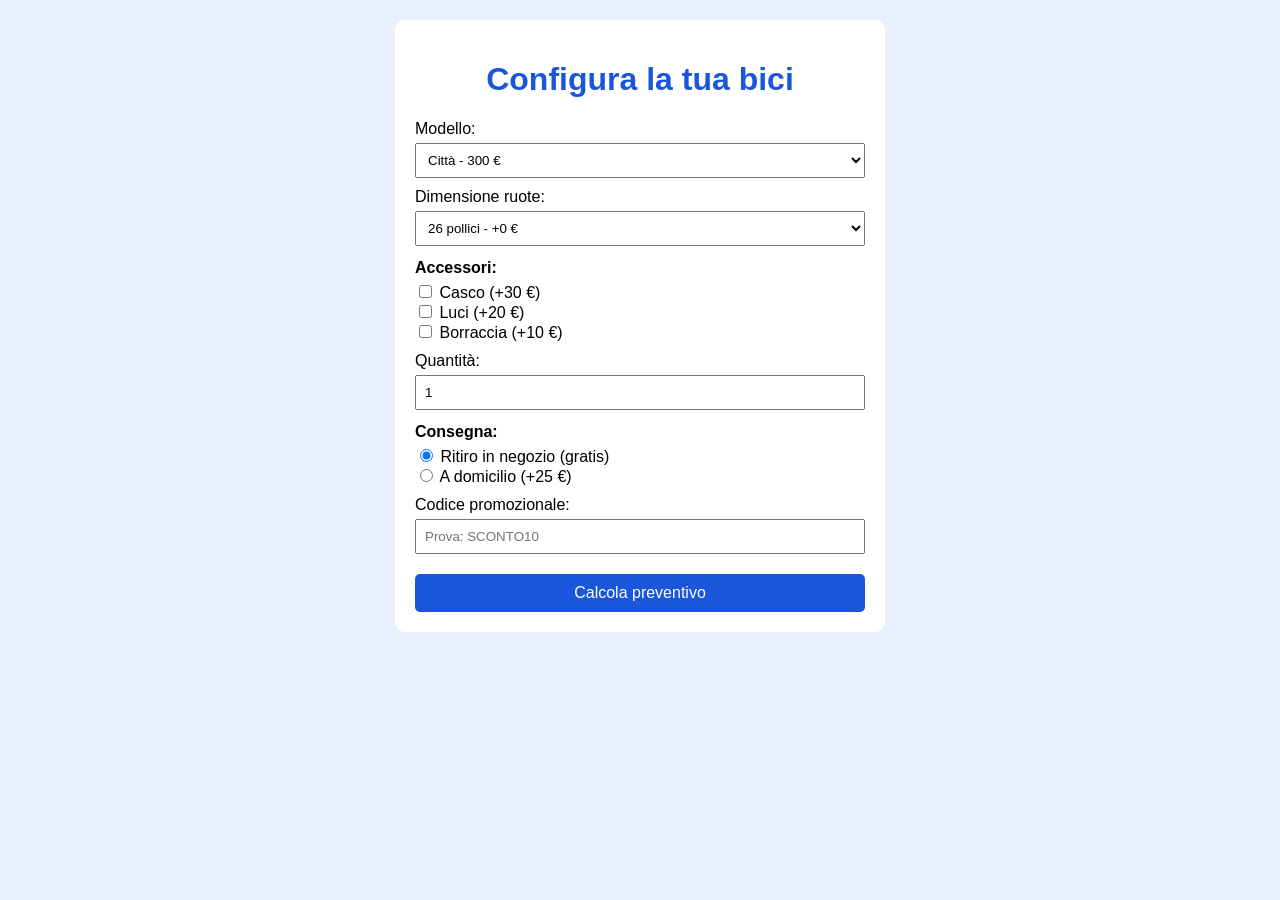
<file: Lezione 10 10-11/index.html>
<!DOCTYPE html>
<html lang="it">

<head>
    <meta charset="UTF-8">
    <meta name="viewport" content="width=device-width, initial-scale=1.0">
    <title>Preventivo bici</title>
    <link rel="stylesheet" href="style.css">
</head>

<body>
    <div class="scatola">
        <h1>Configura la tua bici</h1>

        <form id="modulo">

            <label for="modello">Modello:</label>
            <select id="modello">
                <option value="300">Città - 300 €</option>
                <option value="450">Montagna - 450 €</option>
                <option value="600">Corsa - 600 €</option>
            </select>

            <label for="ruote">Dimensione ruote:</label>
            <select id="ruote">
                <option value="0">26 pollici - +0 €</option>
                <option value="50">27.5 pollici - +50 €</option>
                <option value="80">29 pollici - +80 €</option>
            </select>

            <h2>Accessori:</h2>
            <div class="riga">
                <input type="checkbox" id="casco" value="30">
                <label for="casco">Casco (+30 €)</label>
            </div>
            <div class="riga">
                <input type="checkbox" id="luci" value="20">
                <label for="luci">Luci (+20 €)</label>
            </div>
            <div class="riga">
                <input type="checkbox" id="borraccia" value="10">
                <label for="borraccia">Borraccia (+10 €)</label>
            </div>

            <label for="quantita">Quantità:</label>
            <input type="number" id="quantita" value="1" min="1">

            <h2>Consegna:</h2>
            <div class="riga">
                <input type="radio" id="ritiro" name="consegna" value="0" checked>
                <label for="ritiro">Ritiro in negozio (gratis)</label>
            </div>
            <div class="riga">
                <input type="radio" id="domicilio" name="consegna" value="25">
                <label for="domicilio">A domicilio (+25 €)</label>
            </div>

            <label for="promo">Codice promozionale:</label>
            <input type="text" id="promo" placeholder="Prova: SCONTO10">

            <button type="button" id="calcola">Calcola preventivo</button>
        </form>

        <div id="risultato"></div>
    </div>

    <script src="script.js"></script>
</body>

</html>
</file>
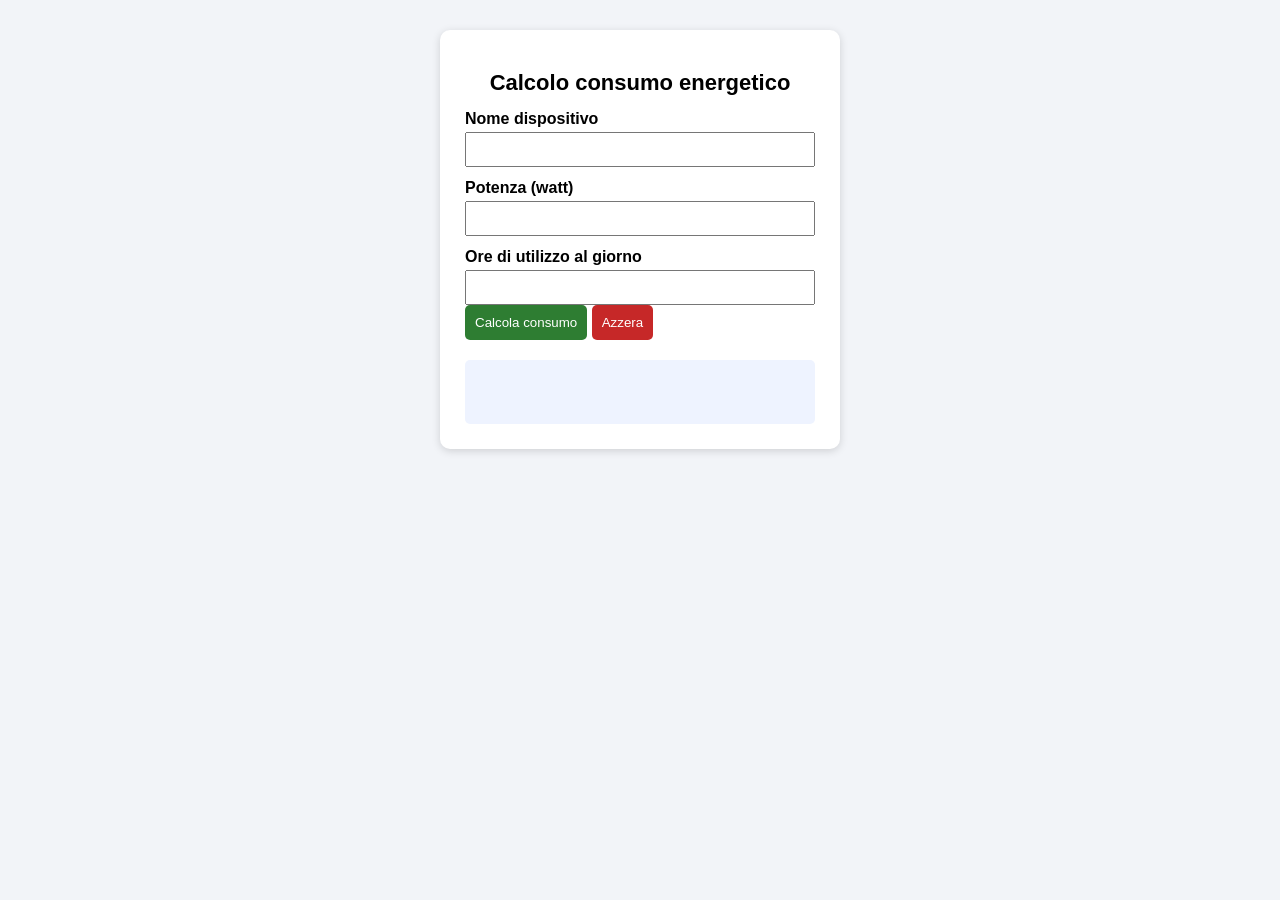
<file: Lezione 11/index.html>
<!DOCTYPE html>
<html lang="it">

<head>
    <meta charset="UTF-8">
    <meta name="viewport" content="width=device-width, initial-scale=1.0">
    <title>Calcolo consumo energetico</title>
    <link rel="stylesheet" href="style.css">
</head>

<body>
    <div class="blu">
        <div class="bianco">
            <form id="modulo">

                <h1>Calcolo consumo energetico</h1>

                <label for="testo">Nome dispositivo</label>
                <input type="text" id="testo">

                <label for="numero">Potenza (watt)</label>
                <input type="number" id="numero">

                <label for="orario">Ore di utilizzo al giorno</label>
                <input type="number" id="orario">

                <button type="button" id="btnCalcola">Calcola consumo</button>
                <button type="button" id="btnAzzera">Azzera</button>
                
                <div class="blu chiaro" id="Risultato"></div>
            </form>
        </div>
    </div>

    <script src="script.js"></script>
</body>

</html>
</file>
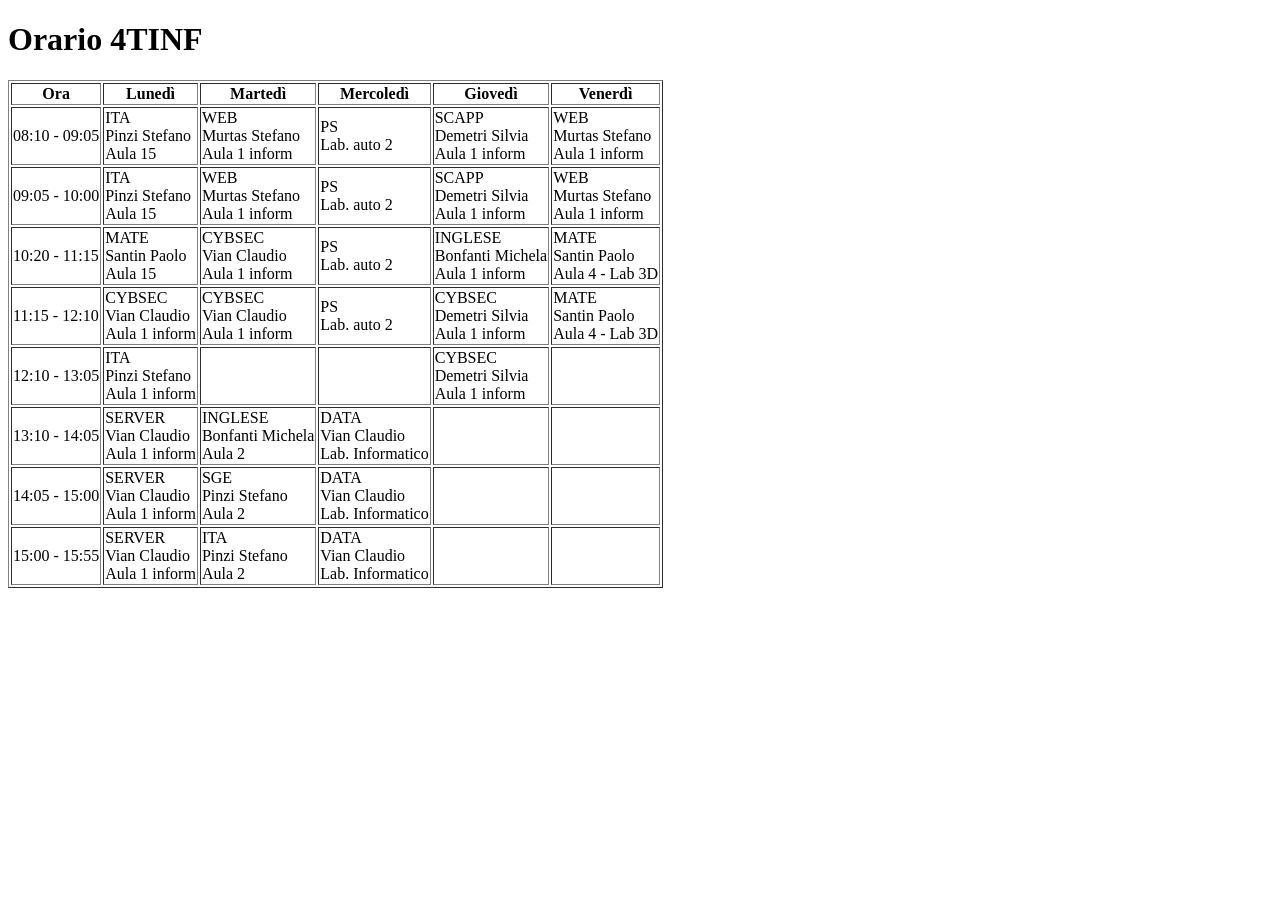
<file: Lezione 3/index.html>
<!DOCTYPE html>
<html lang="it">

<head>
  <meta charset="UTF-8">
  <title>Il mio orario</title>
</head>

<body>

  <h1>Orario 4TINF</h1>

  <table border="1">

    <!-- Riga dei giorni -->
    <tr>
      <th>Ora</th>
      <th>Lunedì</th>
      <th>Martedì</th>
      <th>Mercoledì</th>
      <th>Giovedì</th>
      <th>Venerdì</th>
    </tr>

    <!-- 1a ora -->
    <tr>
      <td>08:10 - 09:05</td>
      <td>ITA<br>Pinzi Stefano<br>Aula 15</td>
      <td>WEB<br>Murtas Stefano<br>Aula 1 inform</td>
      <td>PS<br>Lab. auto 2</td>
      <td>SCAPP<br>Demetri Silvia<br>Aula 1 inform</td>
      <td>WEB<br>Murtas Stefano<br>Aula 1 inform</td>
    </tr>

    <!-- 2a ora -->
    <tr>
      <td>09:05 - 10:00</td>
      <td>ITA<br>Pinzi Stefano<br>Aula 15</td>
      <td>WEB<br>Murtas Stefano<br>Aula 1 inform</td>
      <td>PS<br>Lab. auto 2</td>
      <td>SCAPP<br>Demetri Silvia<br>Aula 1 inform</td>
      <td>WEB<br>Murtas Stefano<br>Aula 1 inform</td>
    </tr>

    <!-- 3a ora -->
    <tr>
      <td>10:20 - 11:15</td>
      <td>MATE<br>Santin Paolo<br>Aula 15</td>
      <td>CYBSEC<br>Vian Claudio<br>Aula 1 inform</td>
      <td>PS<br>Lab. auto 2</td>
      <td>INGLESE<br>Bonfanti Michela<br>Aula 1 inform</td>
      <td>MATE<br>Santin Paolo<br>Aula 4 - Lab 3D</td>
    </tr>

    <!-- 4a ora -->
    <tr>
      <td>11:15 - 12:10</td>
      <td>CYBSEC<br>Vian Claudio<br>Aula 1 inform</td>
      <td>CYBSEC<br>Vian Claudio<br>Aula 1 inform</td>
      <td>PS<br>Lab. auto 2</td>
      <td>CYBSEC<br>Demetri Silvia<br>Aula 1 inform</td>
      <td>MATE<br>Santin Paolo<br>Aula 4 - Lab 3D</td>
    </tr>

    <!-- 5a ora -->
    <tr>
      <td>12:10 - 13:05</td>
      <td>ITA<br>Pinzi Stefano<br>Aula 1 inform</td>
      <td></td>
      <td></td>
      <td>CYBSEC<br>Demetri Silvia<br>Aula 1 inform</td>
      <td></td>
    </tr>

    <!-- 6a ora -->
    <tr>
      <td>13:10 - 14:05</td>
      <td>SERVER<br>Vian Claudio<br>Aula 1 inform</td>
      <td>INGLESE<br>Bonfanti Michela<br>Aula 2</td>
      <td>DATA<br>Vian Claudio<br>Lab. Informatico</td>
      <td></td>
      <td></td>
    </tr>

    <!-- 7a ora -->
    <tr>
      <td>14:05 - 15:00</td>
      <td>SERVER<br>Vian Claudio<br>Aula 1 inform</td>
      <td>SGE<br>Pinzi Stefano<br>Aula 2</td>
      <td>DATA<br>Vian Claudio<br>Lab. Informatico</td>
      <td></td>
      <td></td>
    </tr>

    <!-- 8a ora -->
    <tr>
      <td>15:00 - 15:55</td>
      <td>SERVER<br>Vian Claudio<br>Aula 1 inform</td>
      <td>ITA<br>Pinzi Stefano<br>Aula 2</td>
      <td>DATA<br>Vian Claudio<br>Lab. Informatico</td>
      <td></td>
      <td></td>
    </tr>

  </table>

</body>

</html>
</file>
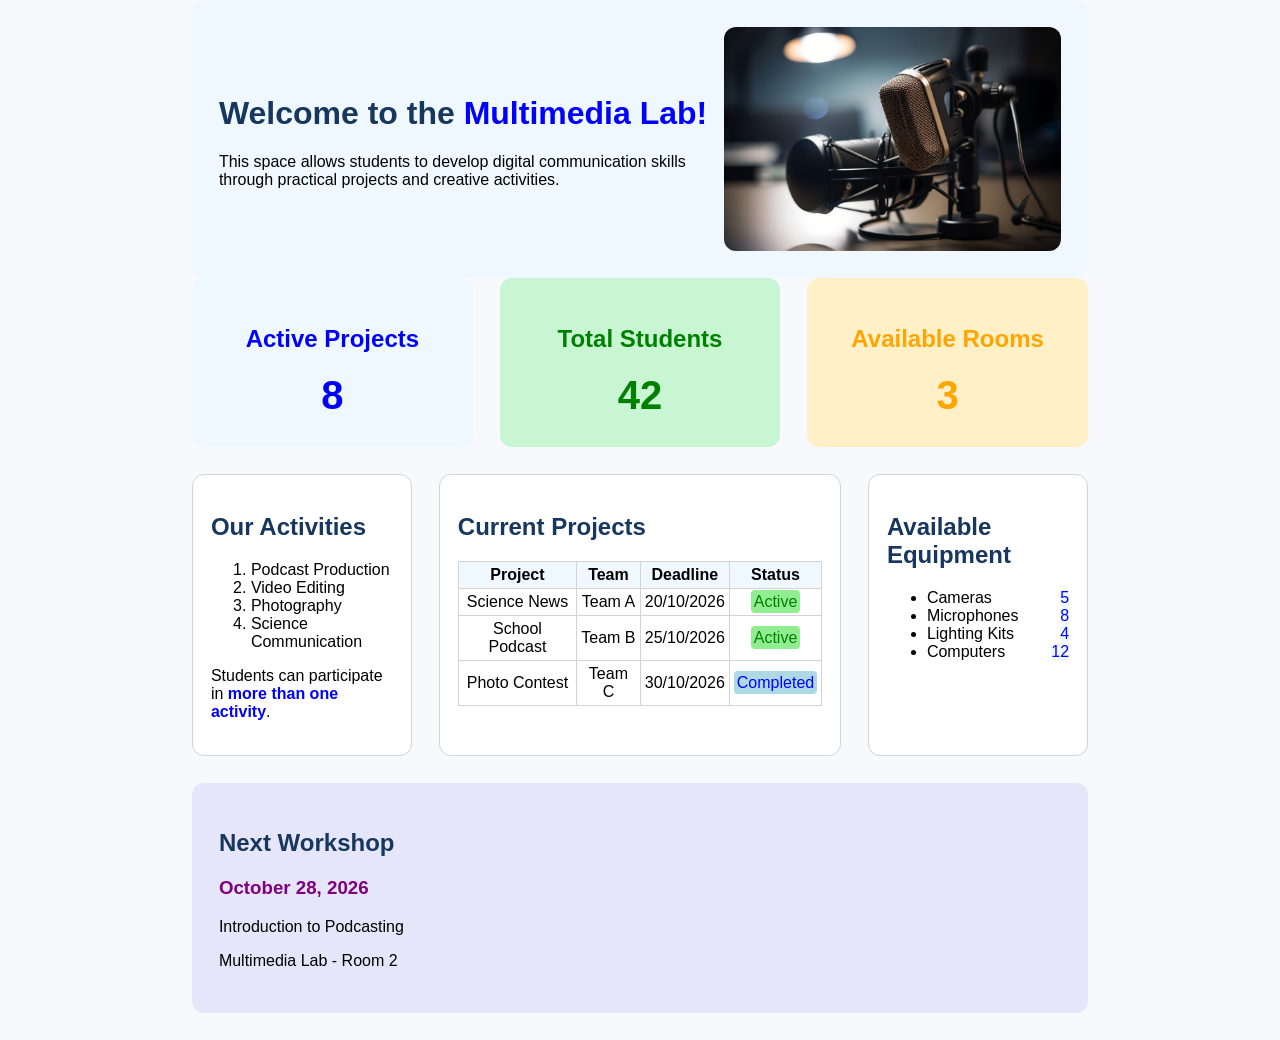
<file: Lezione 4 13-10/index.html>
<!DOCTYPE html>
<html lang="it">

<head>
    <meta charset="UTF-8">
    <meta name="viewport" content="width=device-width, initial-scale=1.0">
    <title>Lab Dashboard</title>
    <link rel="stylesheet" href="style.css">
</head>

<body>

    <div class="sopra">
        <div class="testo">
            <h1>Welcome to the <span class="blu">Multimedia Lab!</span></h1>
            <p>This space allows students to develop digital communication skills through practical projects and
                creative activities.</p>
        </div>
        <img class="immagine" src="assets/laboratorio.jpg" alt="Microfono da studio">
    </div>

    <div class="riga1">
        <div class="progetto">
            <h2>Active Projects</h2>
            <p>8</p>
        </div>
        <div class="studenti">
            <h2>Total Students</h2>
            <p>42</p>
        </div>
        <div class="camere">
            <h2>Available Rooms</h2>
            <p>3</p>
        </div>
    </div>

    <div class="riga2">
        <div class="attività">
            <h2>Our Activities</h2>
            <ol>
                <li>Podcast Production</li>
                <li>Video Editing</li>
                <li>Photography</li>
                <li>Science Communication</li>
            </ol>
            <p>Students can participate in <span class="blu">more than one activity</span>.</p>
        </div>

        <div>
            <h2>Current Projects</h2>
            <table>
                <tr>
                    <th class="tabella">Project</th>
                    <th class="tabella">Team</th>
                    <th class="tabella">Deadline</th>
                    <th class="tabella">Status</th>
                </tr>

                <tr>
                    <td>Science News</td>
                    <td>Team A</td>
                    <td>20/10/2026</td>
                    <td><span class="attivo">Active</span></td>
                </tr>

                <tr>
                    <td>School Podcast</td>
                    <td>Team B</td>
                    <td>25/10/2026</td>
                    <td><span class="attivo">Active</span></td>
                </tr>

                <tr>
                    <td>Photo Contest</td>
                    <td>Team C</td>
                    <td>30/10/2026</td>
                    <td><span class="completo">Completed</span></td>
                </tr>
            </table>
        </div>

        <div>
            <h2>Available Equipment</h2>
            <ul>
                <li>Cameras <span class="numero">5</span></li>
                <li>Microphones <span class="numero">8</span></li>
                <li>Lighting Kits <span class="numero">4</span></li>
                <li>Computers <span class="numero">12</span></li>
            </ul>
        </div>
    </div>

    <div class="riga3">
        <h2>Next Workshop</h2>
        <h3 class="h3">October 28, 2026</h3>
        <p>Introduction to Podcasting</p>
        <p>Multimedia Lab - Room 2</p>
    </div>

</body>

</html>
</file>
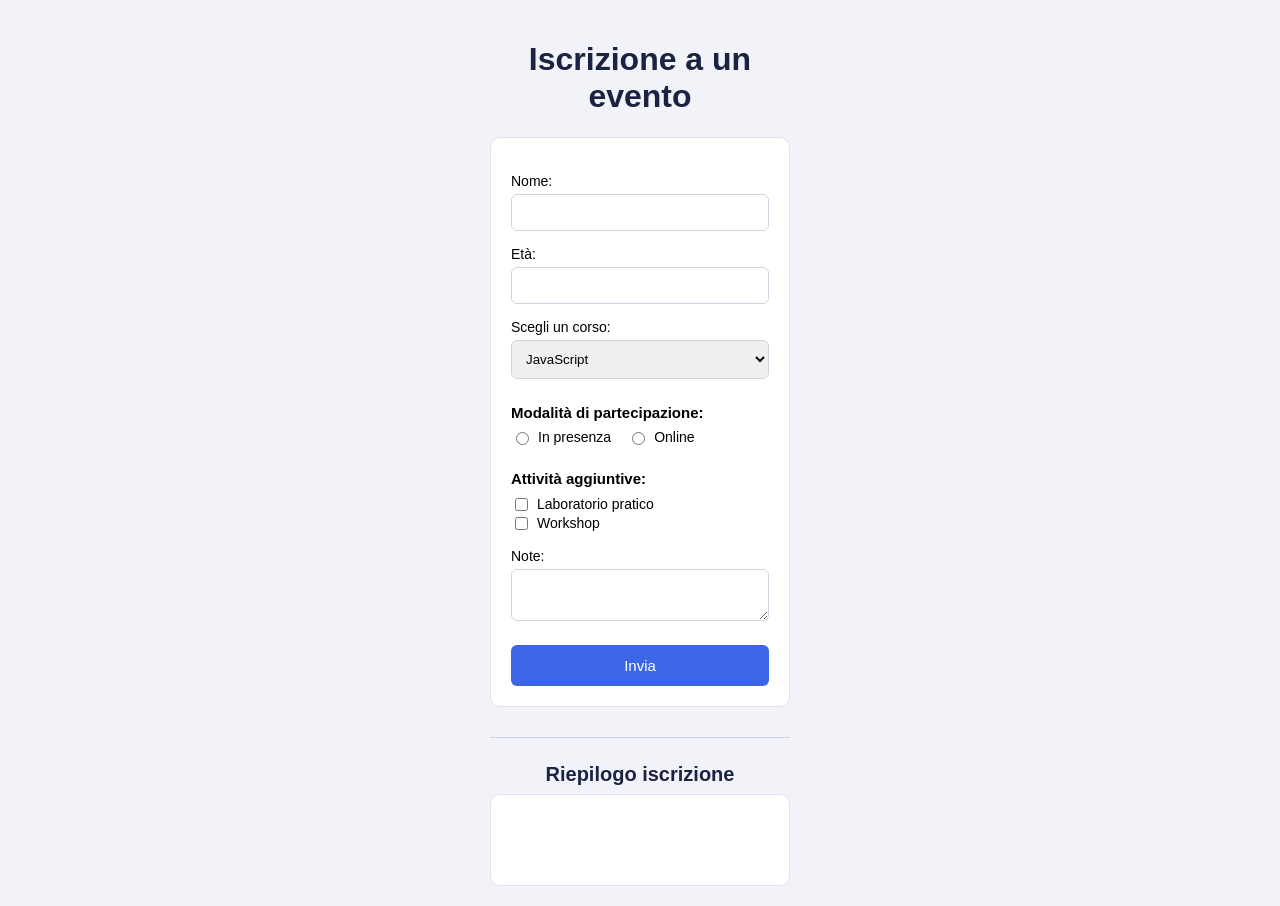
<file: Lezione 8/index.html>
<!DOCTYPE html>
<html lang="it">

<head>
    <meta charset="UTF-8">
    <meta name="viewport" content="width=device-width, initial-scale=1.0">
    <title>Iscrizione evento</title>
    <link rel="stylesheet" href="style.css">
</head>

<body>
    <div class="blu">
        <h1 class="iscrizione">Iscrizione a un evento</h1>

        <div class="bianco">
            <form id="modulo">

                <label for="nome">Nome:</label>
                <input type="text" id="nome" name="nome">

                <label for="eta">Età:</label>
                <input type="number" id="eta" name="eta">

                <label for="corso">Scegli un corso:</label>
                <select id="corso" name="corso">
                    <option>JavaScript</option>
                    <option>HTML</option>
                    <option>CSS</option>
                </select>

                <h2>Modalità di partecipazione:</h2>
                <div class="riga">
                    <input type="radio" id="presenza" name="modalita" value="In presenza">
                    <label for="presenza">In presenza</label>

                    <input type="radio" id="online" name="modalita" value="Online">
                    <label for="online">Online</label>
                </div>

                <h2>Attività aggiuntive:</h2>
                <div class="riga">
                    <input type="checkbox" id="laboratorio" name="attivita" value="Laboratorio pratico">
                    <label for="laboratorio">Laboratorio pratico</label>
                </div>
                <div class="riga">
                    <input type="checkbox" id="workshop" name="attivita" value="Workshop">
                    <label for="workshop">Workshop</label>
                </div>

                <label for="note">Note:</label>
                <textarea id="note" name="note"></textarea>

                <button type="submit">Invia</button>
            </form>
        </div>

        <hr>

        <h2 class="titolo-riepilogo">Riepilogo iscrizione</h2>
        <div class="bianco" id="riepilogo"></div>
    </div>

    <script src="script.js"></script>
</body>

</html>
</file>
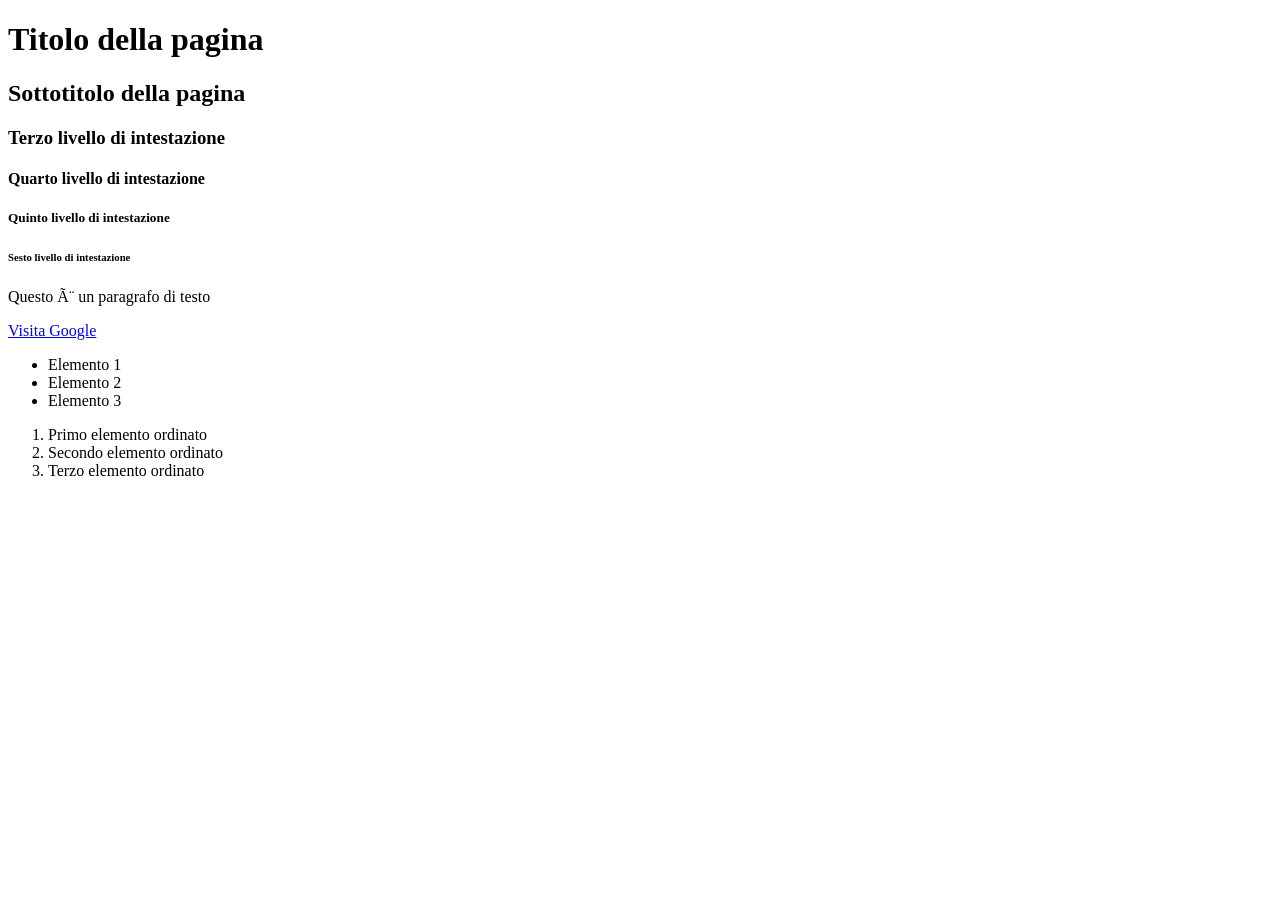
<file: Lezione1 22-09-2026/index.html>
<!DOCTYPE html> <!--Definisce il tipo di documento HTML-->
<html lang="en"> <!--questo è il tag radice-->

<head> <!--contiene informazioni sul documento "metadati"-->
    <meta charset="UTF-">
    <meta name="viewport" content="width=device-width, initial-scale">
    <title>Document</title>
</head>

<body> <!--contiene tutto il contenuto della pagina -->
    <h1>Titolo della pagina</h1>
    <h2>Sottotitolo della pagina</h2>
    <h3>Terzo livello di intestazione</h3>
    <h4>Quarto livello di intestazione</h4>
    <h5>Quinto livello di intestazione</h5>
    <h6>Sesto livello di intestazione</h6>
    <p>Questo è un paragrafo di testo</p>

    <a href="https://www.enaiptrentino.it">Visita Google</a>
    <!--tag ancora, crea un collegamento ipertestuale -->

    <ul> <!--Lista non ordinata -->
        <li>Elemento 1</li>
        <li>Elemento 2</li>
        <li>Elemento 3</li>
    </ul>

    <ol>
        <li>Primo elemento ordinato</li>
        <li>Secondo elemento ordinato</li>
        <li>Terzo elemento ordinato</li>
    </ol>

</body>

</html>
</file>
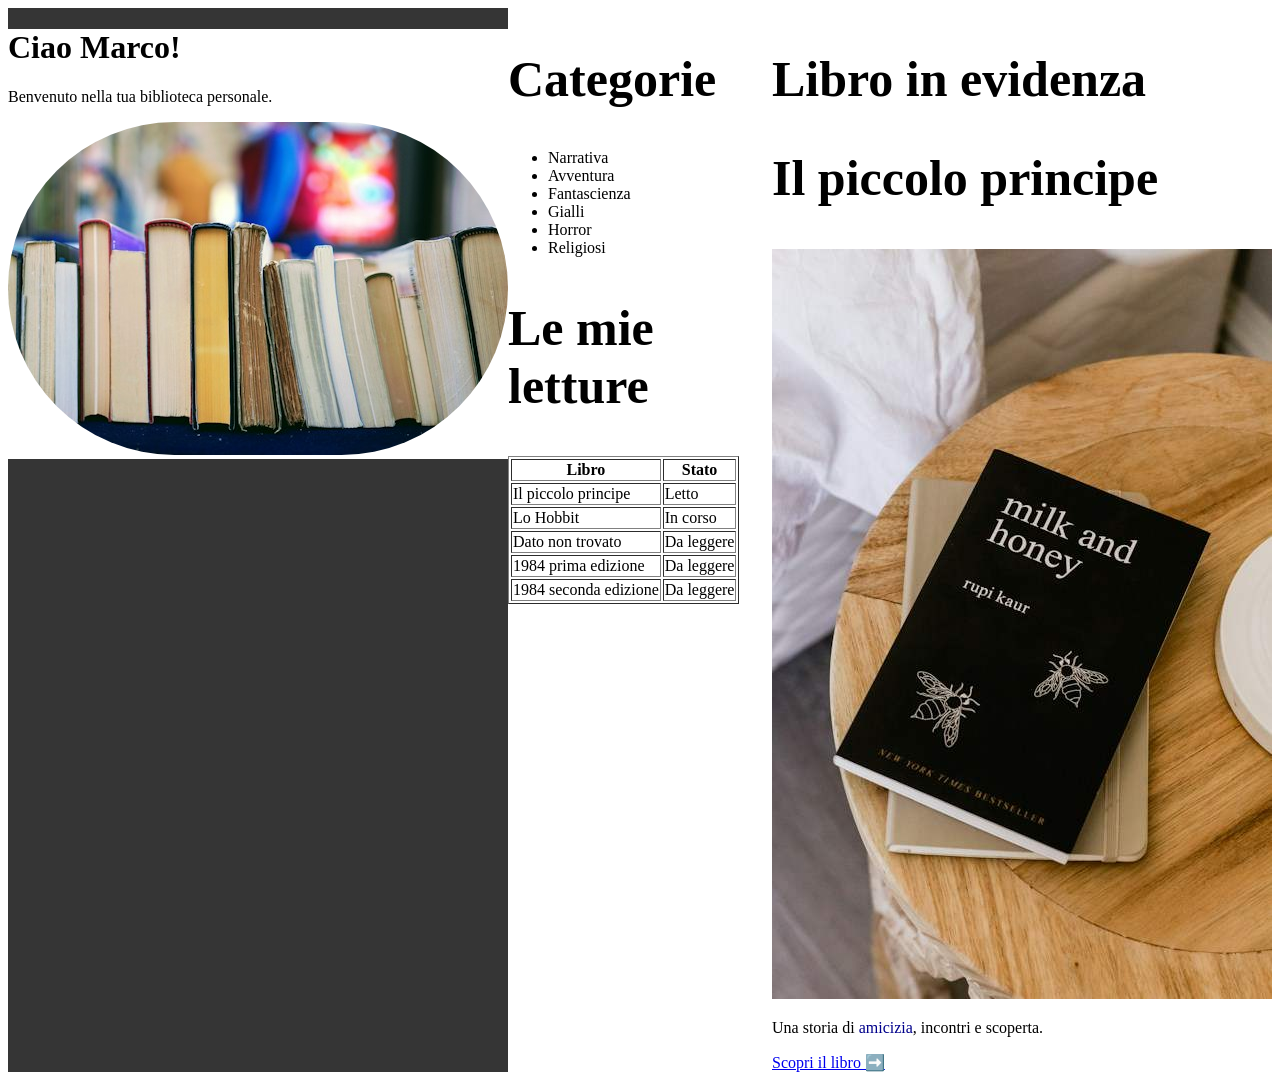
<file: lezione 5 20/10/index.html>
<!DOCTYPE html>
<html lang="it">

<head>
    <meta charset="UTF-8">
    <meta name="viewport" content="width=device-width, initial-scale=1.0">
    <title>La Mia Biblioteca</title>
    <link rel="stylesheet" href="style_ciao_marco.css">
</head>

<body>
    <div class="inizio">
        <div class="accoglimento">
            <h1>Ciao Marco!</h1>
            <p>Benvenuto nella tua biblioteca personale.</p>
            <img class="biblioteca" src="/lezione 5 20/10/assets/bibblioteca.jpg">
        </div>
    </div>
    <div class="riga 2">
        <div class="tipi">
            <h2>Categorie</h2>
            <ul>
                <li>Narrativa</li>
                <li>Avventura</li>
                <li>Fantascienza</li>
                <li>Gialli</li>
                <li>Horror</li>
                <li>Religiosi</li>
            </ul>
            <div class="cosa_ho_letto">
                <h2>Le mie letture</h2>
                <table border="1">
                    <tr>
                        <th class="book">Libro</th>
                        <th class="State">Stato</th>
                    </tr>
                    <tr>
                        <td>Il piccolo principe</td>
                        <td class="verde">Letto</td>
                    </tr>
                    <tr>
                        <td>Lo Hobbit</td>
                        <td class="blu">In corso</td>
                    </tr>
                    <tr>
                        <td class="non_trovato">Dato non trovato</td>
                        <td class="letto">Da leggere</td>
                    </tr>
                    <tr>
                        <td>1984 prima edizione</td>
                        <td class="letto">Da leggere</td>
                    </tr>
                    <tr>
                        <td>1984 seconda edizione</td>
                        <td class="letto">Da leggere</td>
                    </tr>
                </table>
            </div>
        </div>
    </div>

    <div class="riga3">
        <div class="libro_nero">
            <h2>Libro in evidenza</h2>
        </div>
        <div class="libro_nero">
            <h2>Il piccolo principe</h2>
            <img src="/lezione 5 20/10/assets/libro.jpg">
            <p>Una storia di <span style="color: darkblue;">amicizia</span>, incontri e scoperta.</p>
        </div>
        <div class="scopri">
            <a class="libro" href=libro2.html>Scopri il libro ➡️</a>
        </div>
    </div>
    
</body>

</html>
</file>
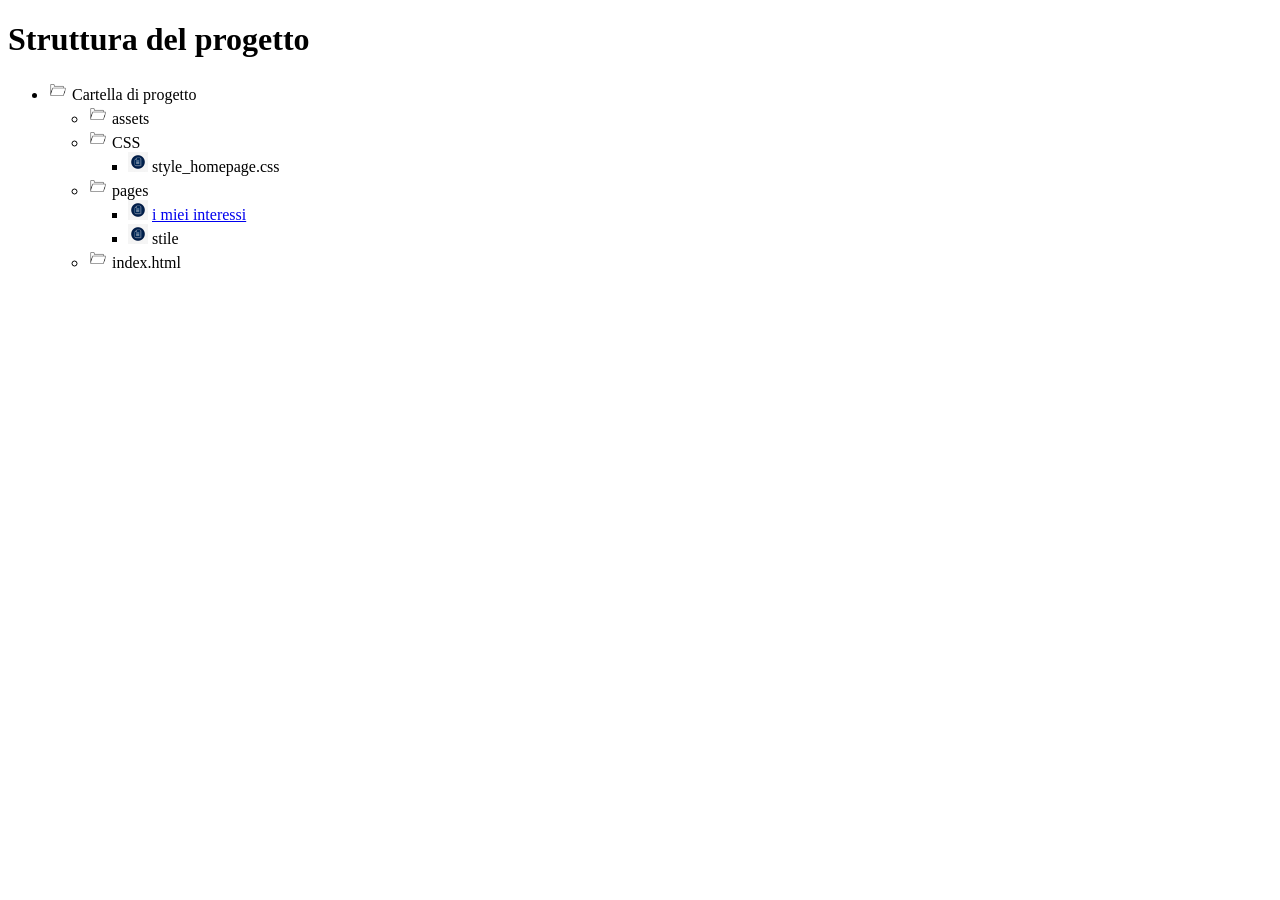
<file: lezione-2-25-09-main/lezione 2 25-09/pages/index.html>
<!DOCTYPE html>
<html lang="en">

<head>
    <meta charset="UTF-8">
    <meta name="viewport" content="width=device-width, initial-scale=1.0">
    <title>Document</title>
</head>

<body>
    <h1>Struttura del progetto</h1>
    <ul>
        <li><img src="../assets/cartella.png" width="20" height="20"> Cartella di progetto</li>
        <ul>
            <li><img src="../assets/cartella.png" width="20" height="20"> assets</li>
            <li><img src="../assets/cartella.png" width="20" height="20"> CSS
                <ul>
                    <li><img src="../assets/file.png" width="20" height="20"> style_homepage.css</li>
                </ul>
            </li>
            <li><img src="../assets/cartella.png" width="20" height="20"> pages
                <ul>
                    <li><img src="../assets/file.png" width="20" height="20"> <a href="pagina2.html">i miei
                            interessi</a></li>
                    <li><img src="../assets/file.png" width="20" height="20"> stile</li>
                </ul>
            </li>
            <li><img src="../assets/cartella.png" width="20" height="20"> index.html</li>
        </ul>
    </ul>
</body>

</html>
</file>
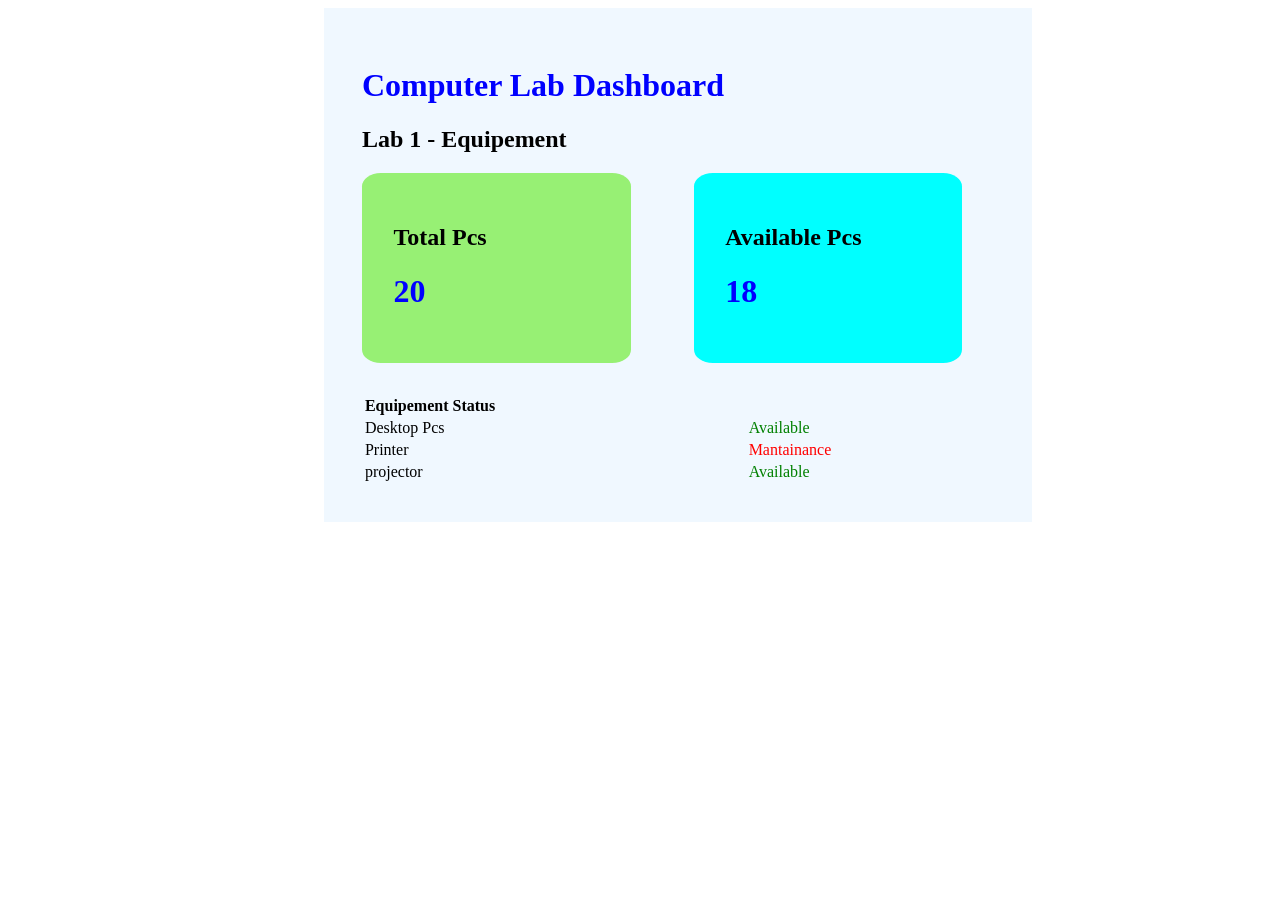
<file: Lezione 3/esercizio.html>
<!DOCTYPE html>
<html lang="it">
 
<head>
    <meta charset="UTF-8">
    <meta name="viewport" content="width=device-width, initial-scale=1.0">
    <title>Dashboard</title>
    <link rel="stylesheet" href="style3.css">
</head>
 
<body>
    <div class="dashboard">
        <h1>Computer Lab Dashboard</h1>
        <h2>Lab 1 - Equipement</h2>
        <div class="carte">
            <div class="carta" id="carta1">
                <h2>Total Pcs</h2>
                <h1>20</h1>
            </div>
            <div class="carta" id="carta2">
                <h2>Available Pcs</h2>
                <h1>18</h1>
            </div>
        </div>
        <table>
            <thead>
                <tr>
                    <th>Equipement Status</th>
                </tr>
            </thead>
            <tbody>
                <tr>
                    <td>Desktop Pcs</td>
                    <td class="si">Available</td>
 
                </tr>
                <tr>
                    <td>Printer</td>
                    <td class="no">Mantainance</td>
 
                </tr>
                <tr>
                    <td>projector</td>
                    <td class="si">Available</td>
 
                </tr>
            </tbody>
 
        </table>
 
 
    </div>
 
</body>
 
</html>
</file>
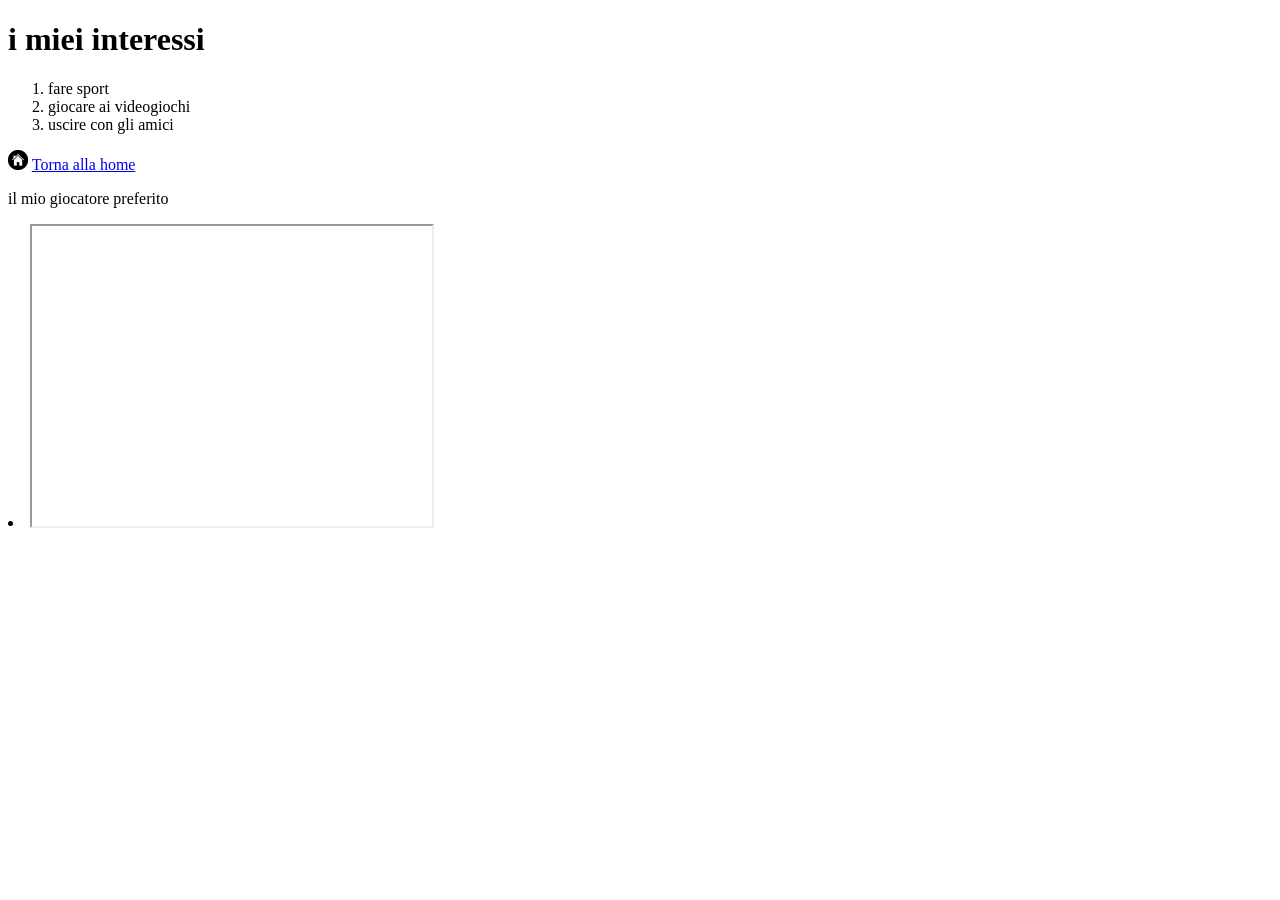
<file: lezione-2-25-09-main/lezione 2 25-09/pages/pagina2.html>
<!DOCTYPE html>
<html lang="en">

<head>
    <meta charset="UTF-8">
    <meta name="viewport" content="width=device-width, initial-scale=1.0">
    <title>I miei interessi</title>
</head>

<h1>i miei interessi</h1>
<ol>
    <li>fare sport</li>
    <li>giocare ai videogiochi</li>
    <li>uscire con gli amici</li>
</ol>

<p><img src="../assets/casa.png" width="20" height="20"> <a href="index.html">Torna alla home</a></p>

<p>il mio giocatore preferito</p>
<li><iframe width="400" height="300" src="https://www.youtube.com/embed/IA6Zg9vj6Sc" title="YouTube video player"
        allowfullscreen>
    </iframe></li>

</body>

</html>
</file>
<file: Lezione 10 10-11/style.css>
body {
    font-family: Arial, sans-serif;
    background-color: #e8f0fe;
    margin: 0;
    padding: 20px;
}
 
.scatola {
    background-color: white;
    max-width: 450px;
    margin: 0 auto;
    padding: 20px;
    border-radius: 10px;
}
 
h1 {
    text-align: center;
    color: #1a56db;
}
 
h2 {
    font-size: 16px;
    margin-bottom: 5px;
}
 
label {
    display: block;
    margin-top: 10px;
}
 
select,
input[type="number"],
input[type="text"] {
    width: 100%;
    padding: 8px;
    margin-top: 5px;
    box-sizing: border-box;
}
 
.riga label {
    display: inline;
}
 
button {
    width: 100%;
    margin-top: 20px;
    padding: 10px;
    background-color: #1a56db;
    color: white;
    border: none;
    border-radius: 5px;
    font-size: 16px;
    cursor: pointer;
}
 
button:hover {
    background-color: #1240a8;
}
 
#risultato {
    margin-top: 20px;
    padding: 10px;
    background-color: #f1f5f9;
    border-radius: 5px;
}
 
#risultato:empty {
    display: none;
}
</file>
<file: Lezione 11/style.css>
body {
  margin: 0;
  font-family: Arial, sans-serif;
  background: #f2f4f8;
}

/* contenitore: centra il box bianco in alto */
body > .blu {
  display: flex;
  justify-content: center;
  padding: 30px;
}

/* box bianco */
.bianco {
  background: white;
  padding: 25px;
  border-radius: 10px;
  width: 350px;
  box-shadow: 0 2px 8px rgba(0, 0, 0, 0.15);
}

h1 {
  font-size: 22px;
  text-align: center;
}

label {
  display: block;
  margin-top: 12px;
  font-weight: bold;
}

input {
  width: 100%;
  padding: 8px;
  margin-top: 4px;
  box-sizing: border-box;
}

/* contenitore dei due bottoni */
.bottoni {
  margin-top: 18px;
  display: flex;
  gap: 10px;
}

button {
  flex: 1;
  padding: 10px;
  border: none;
  border-radius: 5px;
  color: white;
  cursor: pointer;
}

#btnCalcola {
  background: #2e7d32;
}

#btnAzzera {
  background: #c62828;
}

/* box dei risultati */
.blu.chiaro {
  margin-top: 20px;
  padding: 12px;
  background: #eef3ff;
  border-radius: 5px;
  min-height: 40px;
}
</file>
<file: Lezione 4 13-10/style.css>
/* =====================================================
   BASE: regole per tutta la pagina
   ===================================================== */
 
/* body = tutta la pagina visibile */
body {
    /* la pagina occupa il 70% della larghezza dello schermo */
    width: 70%;
    /* 0 = niente spazio sopra/sotto, auto = lascia lo stesso spazio a destra e a sinistra, quindi CENTRA la pagina */
    margin: 0 auto;
    /* colore di sfondo della pagina (grigio-azzurro molto chiaro) */
    background-color: #f7f9fc;
    /* tipo di carattere. Se Arial non c'è, usa uno sans-serif qualsiasi */
    font-family: Arial, sans-serif;
}
 
/* la virgola significa: vale per h1 E per h2 */
h1, h2 {
    /* colore del testo: blu scuro */
    color: #17375e;
}
 
/* .blu = classe per le parole blu nel testo (es. "Multimedia Lab!") */
.blu {
    /* testo blu */
    color: blue;
    /* testo in grassetto */
    font-weight: bold;
}
 
/* =====================================================
   SOPRA: testo a sinistra, immagine a destra
   ===================================================== */
 
.sopra {
    /* flex: i figli (testo e immagine) vanno uno accanto all'altro */
    display: flex;
    /* li centra in verticale (in mezzo all'altezza del box) */
    align-items: center;
    /* sfondo azzurro chiaro */
    background-color: aliceblue;
    /* spazio DENTRO il box, tra il bordo e il contenuto */
    padding: 3%;
    /* angoli arrotondati */
    border-radius: 12px;
    
}
 
.testo {
    /* il testo occupa il 60% della larghezza del box .sopra */
    width: 60%;
}
 
.immagine {
    /* l'immagine occupa il 40% della larghezza (60% + 40% = 100%) */
    width: 40%;
    /* angoli arrotondati anche per l'immagine */
    border-radius: 12px;
}
 
/* =====================================================
   RIGA 1: le 3 carte colorate
   ===================================================== */
 
.riga1 {
    /* flex: le 3 carte stanno una accanto all'altra */
    display: flex;
    /* spazio tra una carta e l'altra */
    gap: 3%;
    /* spazio FUORI, sotto la riga */
    margin-bottom: 3%;  
}
 
/* ">" = solo i div che stanno direttamente dentro .riga1 (le 3 carte) */
.riga1 > div {
    /* flex: 1 = ogni carta prende lo stesso spazio (tutte larghe uguale) */
    flex: 1;
    /* testo centrato in orizzontale */
    text-align: center;
    /* spazio dentro la carta */
    padding: 3%;
    /* angoli arrotondati */
    border-radius: 12px;
}
 
/* i p dentro .riga1 = i numeri grandi (8, 42, 3) */
.riga1 p {
    /* numero grande */
    font-size: 40px;
    /* numero in grassetto */
    font-weight: bold;
    /* toglie lo spazio sopra e sotto il numero */
    margin: 1%;
}
 
/* carta 1: Active Projects */
.progetto {
    /* sfondo azzurro chiaro */
    background-color: aliceblue;
}
/* titolo (h2) e numero (p) della carta 1 in blu */
.progetto h2, .progetto p { color: blue; }
 
/* carta 2: Total Students */
.studenti {
    /* sfondo verde chiaro, scritto con rgb(rosso, verde, blu) */
    background-color: rgb(200, 245, 210);
}
/* titolo e numero della carta 2 in verde */
.studenti h2, .studenti p { color: green; }
 
/* carta 3: Available Rooms */
.camere {
    /* sfondo giallo chiaro */
    background-color: rgb(255, 240, 200);
}
/* titolo e numero della carta 3 in arancione */
.camere h2, .camere p { color: orange; }
 
/* =====================================================
   RIGA 2: i 3 box bianchi
   ===================================================== */
 
.riga2 {
    /* flex: i 3 box stanno uno accanto all'altro */
    display: flex;
    /* spazio tra i box */
    gap: 3%;
    /* spazio FUORI, sotto la riga */
    margin-bottom: 3%;
}
 
/* i 3 div dentro .riga2 */
.riga2 > div {
    /* tutti larghi uguale (all'inizio) */
    flex: 1;
    /* sfondo bianco */
    background-color: white;
    /* bordo: 1px di spessore, linea continua, grigio chiaro */
    border: 1px solid lightgray;
    /* angoli arrotondati */
    border-radius: 12px;
    /* spazio dentro il box */
    padding: 2%;
}
 
/* nth-child(2) = il SECONDO figlio, cioè il box della tabella */
.riga2 > div:nth-child(2) {
    /* flex: 2 = largo il doppio degli altri */
    flex: 2;
}
 
/* =====================================================
   TABELLA
   ===================================================== */
 
table {
    /* la tabella occupa tutto il box */
    width: 100%;
    border-collapse: collapse;  
}
 
/* th = celle del titolo, td = celle normali */
th, td {
    /* bordo grigio chiaro attorno a ogni cella */
    border: 1px solid lightgray;
    /* spazio dentro ogni cella */
    padding: 4px;
    /* testo allineato a sinistra */
    text-align: center;
}
 
/* solo le celle del titolo (Project, Team...) */
th {
    /* sfondo azzurro chiaro */
    background-color: aliceblue;
}
 
/* etichetta verde "Active" */
.attivo {
    /* sfondo verde chiaro */
    background-color: lightgreen;  
    /* angoli arrotondati */
    border-radius: 4px;
    padding: 3px;
    color: green
}
 
/* etichetta azzurra "Completed" */
.completo {
    /* sfondo azzurro */
    background-color: lightblue;
    /* angoli arrotondati */
    border-radius: 4px;
    color: blue;
    /* spazio dentro l'etichetta */
    padding: 3px;
}
 
/* =====================================================
   NUMERI DELL'EQUIPMENT (5, 8, 4, 12)
   ===================================================== */
 
.numero {
    /* float: right = sposta il numero a destra */
    float: right;
    /* sfondo azzurro chiaro */
    background-color: aliceblue;
    /* numero blu */
    color: blue;
    /* angoli arrotondati */
    border-radius: 4px;
}
 
/* =====================================================
   RIGA 3: Next Workshop (ultimo div)
   ===================================================== */
 
.riga3 {
    /* sfondo viola chiaro (lavender) */
    background-color: lavender;
    /* spazio dentro il box */
    padding: 3%;
    /* angoli arrotondati */
    border-radius: 12px;
    /* spazio FUORI, sotto il box */
    margin-bottom: 3%;
}
 
/* la data "October 28, 2026" */
.h3 {
    /* colore viola */
    color: purple;
}
</file>
<file: Lezione 8/style.css>
body {
    margin: 0;
    background-color: #f1f3f9;
    font-family: Arial, sans-serif;
}

.blu {
    max-width: 300px;
    margin: 0 auto;
    padding: 20px;
}

.iscrizione {
    text-align: center;
    color: #1a2340;
}

.bianco {
    background-color: white;
    padding: 20px;
    border-radius: 10px;
    border: 1px solid #e0e3ec;
}

label {
    display: block;
    margin-top: 15px;
    margin-bottom: 5px;
    font-size: 14px;
}

input[type="text"],
input[type="number"],
select,
textarea {
    width: 100%;
    padding: 10px;
    border: 1px solid #d0d4e0;
    border-radius: 6px;
    box-sizing: border-box;
}

h2 {
    font-size: 15px;
    margin-top: 25px;
    margin-bottom: 8px;
}

.riga {
    display: flex;
    align-items: center;
    gap: 6px;
}

.riga label {
    display: inline;
    margin: 0 10px 0 0;
}

button {
    width: 100%;
    margin-top: 20px;
    padding: 12px;
    background-color: #3b66e8;
    color: white;
    border: none;
    border-radius: 6px;
    font-size: 15px;
    cursor: pointer;
}

hr {
    margin: 30px 0 10px;
    border: none;
    border-top: 1px solid #d0d4e0;
}

.titolo-riepilogo {
    text-align: center;
    font-size: 20px;
    color: #1a2340;
}

#riepilogo {
    min-height: 50px;
}
</file>
<file: lezione 5 20/10/style_ciao_marco.css>
body{
    display:flex;
}

.inizio{
    background-color: rgb(53, 53, 53);
}

.accoglimento{
    background-color: white;

}


h1{
    font-size: bold;
}

h2{
    font-size: 50px;
}

.biblioteca{
    border-radius: 200px;
}
</file>
<file: Lezione 3/style3.css>
body {
    align-items: center;
    align-content: center;
}

div {
    border: solide, 15px;
}

.dashboard {
    margin-left: 25%;
    border: solide, 15px;
    background-color: aliceblue;
    width: 50%;
    padding: 3%;
}

.carte {
    display: flex;


}

.carta {
    border: solide, 1px;
    border-radius: 7%;
    width: 50%;
    padding: 5%;
    margin-right: 5%;
}

#carta2 {
    margin-left: 5%;
    background-color: cyan;
}

#carta1 {
    background-color: rgb(151, 240, 116);
}

h1 {
    color: blue;
}

.si {
    color: green;
}

.no {
    color: red;
}

table {
    width: 100%;
    margin-top: 5%;
}

th {
    text-align: left;
}
</file>
